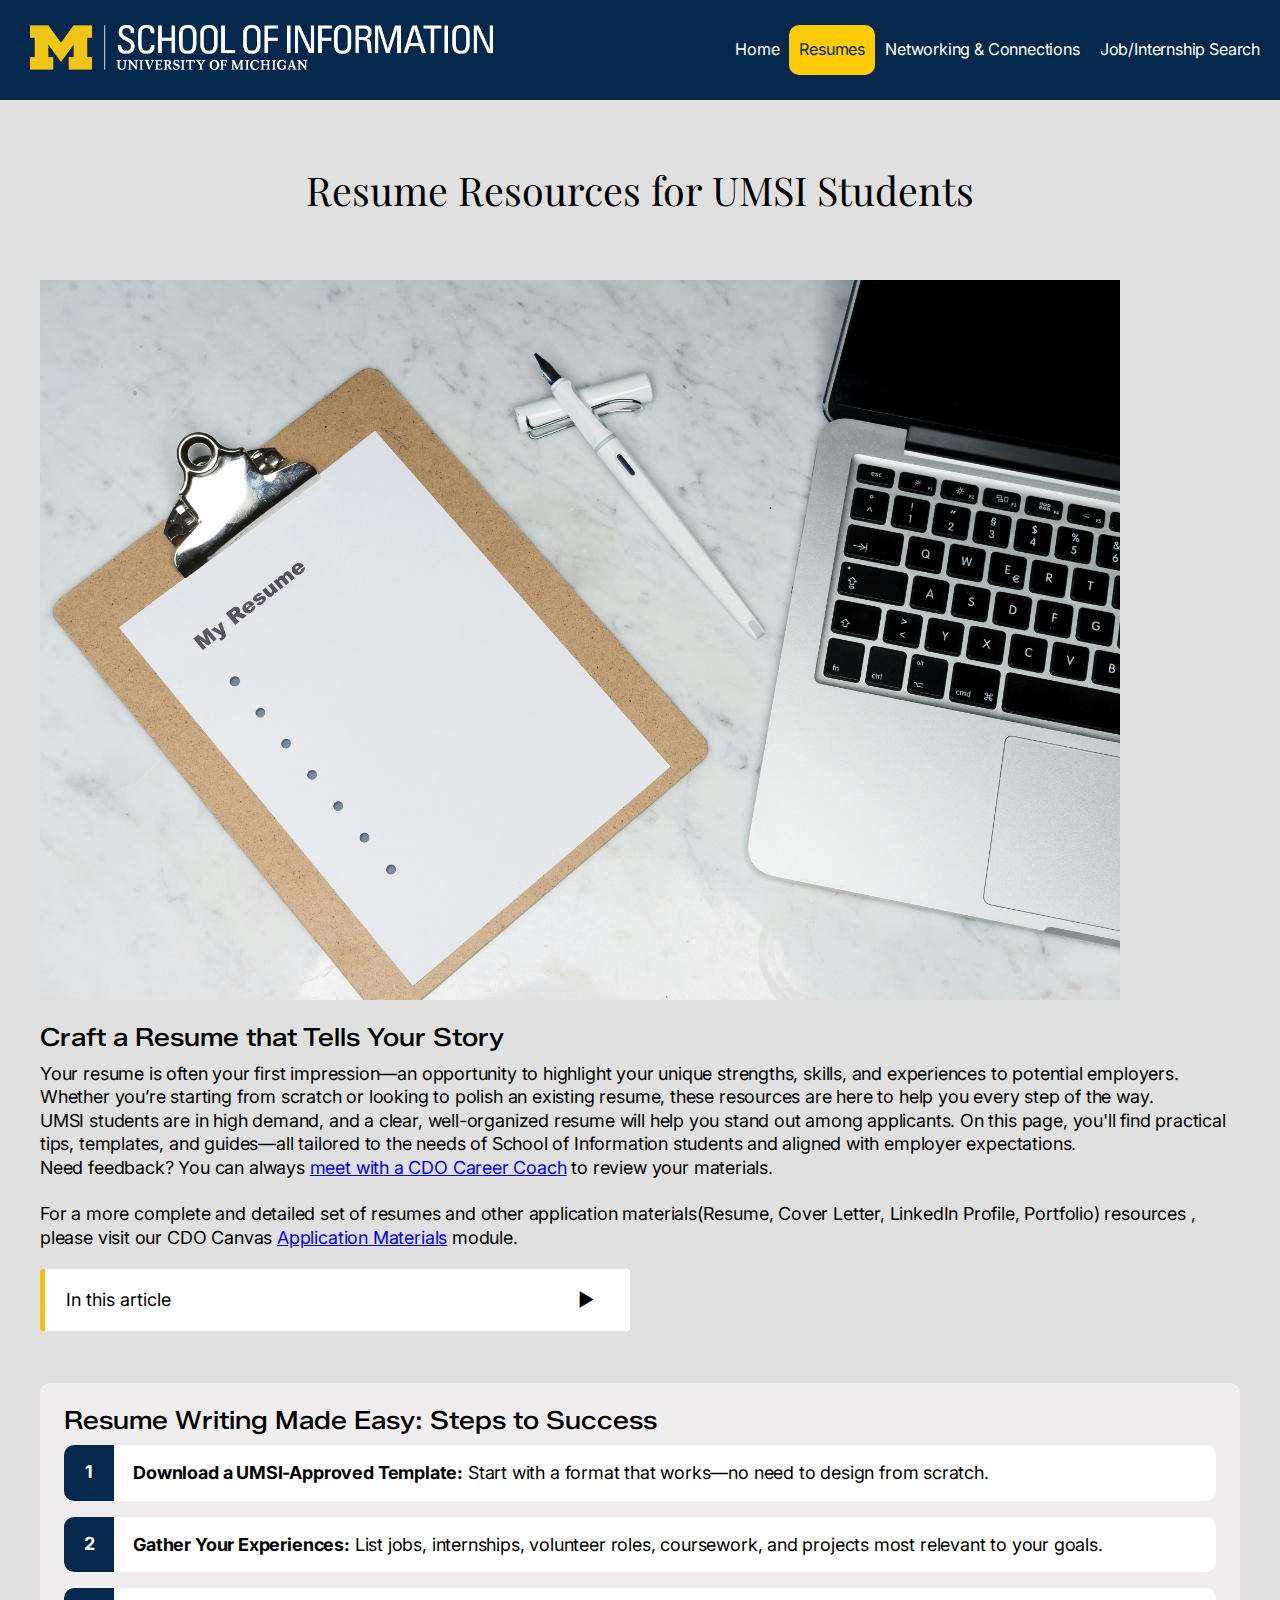
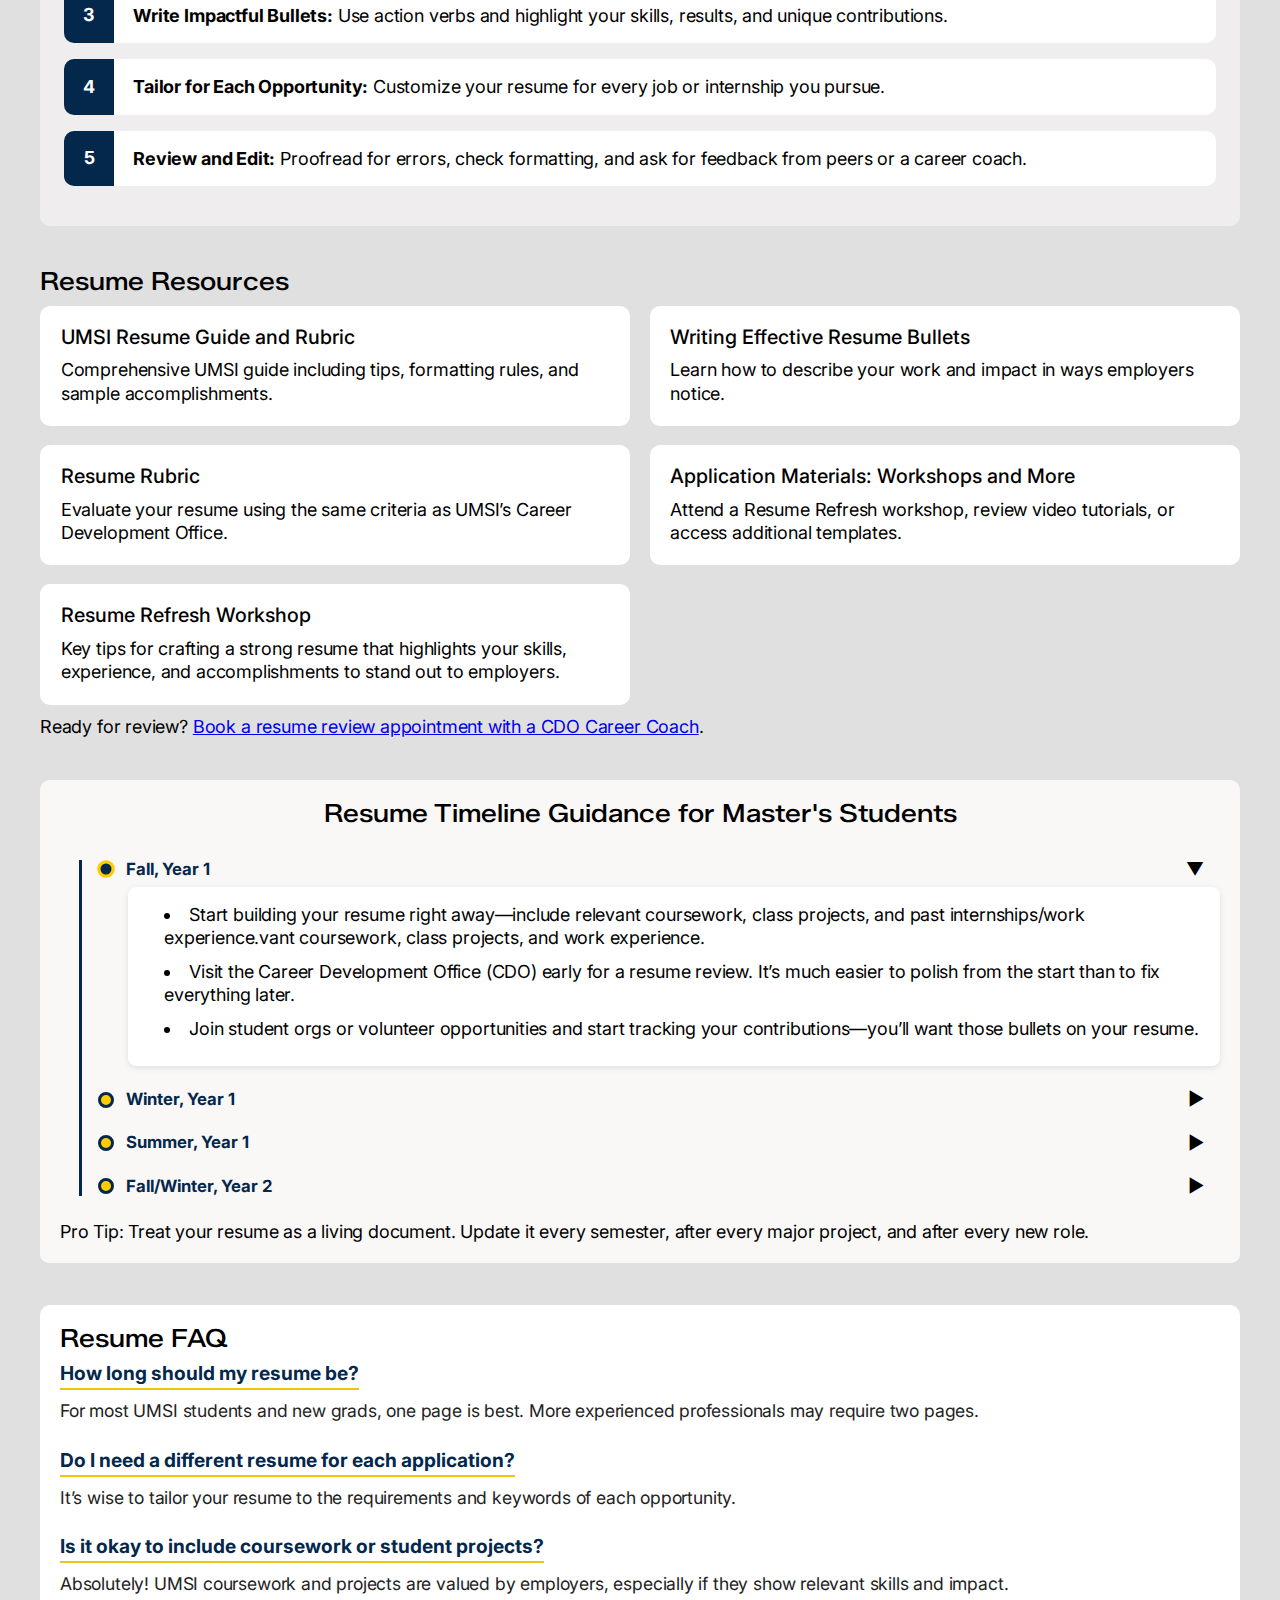
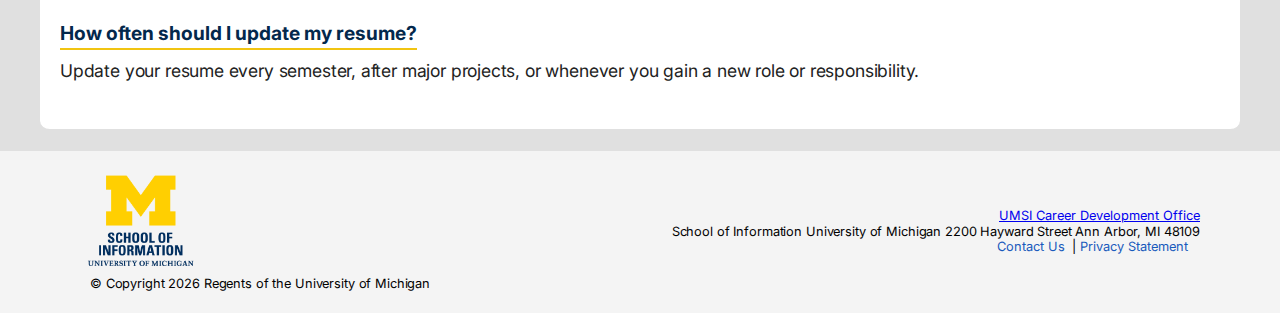
<file: resume.html>
<!DOCTYPE html>
<html lang="en">
  <head>
    <meta charset="UTF-8" />
    <meta name="viewport" content="width=device-width, initial-scale=1.0" />
    <link rel="stylesheet" href="css/html5reset.css" />
    <link rel="stylesheet" href="css/starter_style.css" />
    <!-- google font -->
    <link rel="preconnect" href="https://fonts.googleapis.com" />
    <link rel="preconnect" href="https://fonts.gstatic.com" crossorigin />
    <link
      href="https://fonts.googleapis.com/css2?family=Inter:ital,opsz,wght@0,14..32,100..900;1,14..32,100..900&family=Merriweather:ital,opsz,wght@0,18..144,300..900;1,18..144,300..900&family=Playfair+Display:ital,wght@0,400..900;1,400..900&family=Zalando+Sans+SemiExpanded:ital,wght@0,200..900;1,200..900&display=swap"
      rel="stylesheet"
    />
    <link
      rel="stylesheet"
      href="https://fonts.googleapis.com/css2?family=Material+Symbols+Rounded"
    />
    <link rel="stylesheet" href="css/style.css" />
    <title>MSI Career Development Resource Hub</title>
    <script src="script.js" defer></script>
  </head>
  <body>
    <div class="skip"><a href="#main">Skip to Main Content</a></div>
    <header>
      <div class="header">
        <!-- menu -->
        <button id="open-sidebar-button" onclick="openSidebar()">
          <span class="material-symbols-rounded">menu</span>
        </button>
        <!-- logo -->
        <a href="home.html" class="logo">
          <!-- <img
            src="images/UMSI_signature_vertical_informal_solidblue.jpg"
            alt="UMSI Logo"
          /> -->
          <picture>
            <!-- 桌機版：螢幕寬度 >= 900px 時使用 -->
            <source
              media="(min-width: 1000px)"
              srcset="images/UMSI_signature_marketing_U_white.png"
            />

            <!-- 手機版：預設顯示 -->
            <img
              src="images/UMSI_signature_vertical_informal_solidblue.jpg"
              alt="UMSI Logo"
            />
          </picture>
        </a>

        <!-- nav -->
        <nav id="navbar">
          <ul>
            <li>
              <button id="close-sidebar-button" onclick="closeSidebar()">
                <span class="material-symbols-rounded">close</span>
              </button>
            </li>
            <li><a href="home.html">Home</a></li>
            <li><a href="resume.html" class="active">Resumes</a></li>
            <li><a href="networking.html">Networking & Connections</a></li>
            <li class="">
              <a href="job_search.html">Job/Internship Search</a>
            </li>
          </ul>
        </nav>
      </div>
    </header>

    <main class="container" id="main">
      <section class="section_container" tabindex="0">
        <h1>Resume Resources for UMSI Students</h1>
        <!-- Image source: Unsplash (https://unsplash.com/photos/white-printer-paper-beside-silver-laptop-computer-7iSEHWsxPLw) -->
        <img src="images/resume.jpg" alt="a resume image with laptop" />
        <h2>Craft a Resume that Tells Your Story</h2>
        <p>
          Your resume is often your first impression—an opportunity to highlight
          your unique strengths, skills, and experiences to potential employers.
          Whether you’re starting from scratch or looking to polish an existing
          resume, these resources are here to help you every step of the way.
        </p>
        <p>
          UMSI students are in high demand, and a clear, well-organized resume
          will help you stand out among applicants. On this page, you'll find
          practical tips, templates, and guides—all tailored to the needs of
          School of Information students and aligned with employer expectations.
        </p>
        <p>
          Need feedback? You can always
          <a
            href="https://umich.instructure.com/courses/137916/pages/talk-to-a-career-coach"
            target="_blank"
            >meet with a CDO Career Coach</a
          >
          to review your materials. <br /><br />For a more complete and detailed
          set of resumes and other application materials(Resume, Cover Letter,
          LinkedIn Profile, Portfolio) resources , please visit our CDO Canvas
          <a
            href="https://umich.instructure.com/courses/137916/modules#module_218605"
            target="_blank"
            >Application Materials</a
          >
          module.
        </p>
        <section class="features add_top_20_space">
          <details class="accordion">
            <summary>In this article</summary>
            <a href="#steps">Resume Writing Made Easy: Steps to Success</a
            ><br />
            <a href="#resources">Resume Resources</a><br />
            <a href="#timeline">Resume Timeline Guidance for Grad Students</a
            ><br />
            <a href="#FAQ">Resume FAQ</a><br />
          </details>
        </section>
      </section>

      <section class="section_container" id="steps" tabindex="0">
        <div class="resume-steps">
          <h2>Resume Writing Made Easy: Steps to Success</h2>
          <div class="step" tabindex="0">
            <div class="step-left">
              <span class="step-num">1</span>
            </div>
            <div class="step-content">
              <p>
                <strong>Download a UMSI-Approved Template:</strong> Start with a
                format that works—no need to design from scratch.
              </p>
            </div>
          </div>
          <div class="step" tabindex="0">
            <div class="step-left">
              <span class="step-num">2</span>
            </div>
            <div class="step-content">
              <p>
                <strong>Gather Your Experiences:</strong>
                List jobs, internships, volunteer roles, coursework, and
                projects most relevant to your goals.
              </p>
            </div>
          </div>

          <div class="step" tabindex="0">
            <div class="step-left">
              <span class="step-num">3</span>
            </div>
            <div class="step-content">
              <p>
                <strong>Write Impactful Bullets:</strong>
                Use action verbs and highlight your skills, results, and unique
                contributions.
              </p>
            </div>
          </div>

          <div class="step" tabindex="0">
            <div class="step-left">
              <span class="step-num">4</span>
            </div>
            <div class="step-content">
              <p>
                <strong>Tailor for Each Opportunity:</strong>
                Customize your resume for every job or internship you pursue.
              </p>
            </div>
          </div>

          <div class="step" tabindex="0">
            <div class="step-left">
              <span class="step-num">5</span>
            </div>
            <div class="step-content">
              <p>
                <strong>Review and Edit:</strong>
                Proofread for errors, check formatting, and ask for feedback
                from peers or a career coach.
              </p>
            </div>
          </div>
        </div>
      </section>
      <!-- resume Resources -->
      <section class="section_container" id="resources">
        <div tabindex="0">
          <h2>Resume Resources</h2>
          <section class="features">
            <a
              href="https://docs.google.com/document/d/1_1GfDJyVGIgE82MZjVhuWT_aB_2Hcj1NN62FUCXoR_o/edit?tab=t.0"
              target="_blank"
              class="feature-link"
            >
              <div class="feature-card">
                <h3 class="add_bottom_10_space">
                  UMSI Resume Guide and Rubric
                </h3>
                <p>
                  Comprehensive UMSI guide including tips, formatting rules, and
                  sample accomplishments.
                </p>
              </div>
            </a>

            <a
              href="https://docs.google.com/document/d/1-EVZYH_Fic4mfLVGOXyHTSeRwBWmmi2WHSgGDLGGPEs/edit?tab=t.0"
              target="_blank"
              class="feature-link"
            >
              <div class="feature-card">
                <h3 class="add_bottom_10_space">
                  Writing Effective Resume Bullets
                </h3>
                <p>
                  Learn how to describe your work and impact in ways employers
                  notice.
                </p>
              </div>
            </a>
            <a
              href="https://umsi.instructure.com/courses/12345/pages/resume-rubric"
              target="_blank"
              class="feature-link"
            >
              <div class="feature-card">
                <h3 class="add_bottom_10_space">Resume Rubric</h3>
                <p>
                  Evaluate your resume using the same criteria as UMSI’s Career
                  Development Office.
                </p>
              </div>
            </a>
            <a
              href="https://docs.google.com/document/d/1vJMfgw9nwpHN9Sy0L0RP0aNBbaDSsiLPc2vy-doac6s/edit?tab=t.0"
              target="_blank"
              class="feature-link"
            >
              <div class="feature-card">
                <h3 class="add_bottom_10_space">
                  Application Materials: Workshops and More
                </h3>
                <p>
                  Attend a Resume Refresh workshop, review video tutorials, or
                  access additional templates.
                </p>
              </div>
            </a>
            <a
              href="https://docs.google.com/presentation/d/1q0hzNdFADei-jnFNWXYSWdvDsFPNojXcdaPadQQTUgg/edit?slide=id.g14784933fca_0_1422#slide=id.g14784933fca_0_1422"
              target="_blank"
              class="feature-link"
            >
              <div class="feature-card">
                <h3 class="add_bottom_10_space">Resume Refresh Workshop</h3>
                <p>
                  Key tips for crafting a strong resume that highlights your
                  skills, experience, and accomplishments to stand out to
                  employers.
                </p>
              </div>
            </a>
          </section>
        </div>
        <div class="add_top_10_space">
          <p>
            Ready for review?
            <a
              href="https://umich.instructure.com/courses/137916/pages/talk-to-a-career-coach"
              target="_blank"
              >Book a resume review appointment with a CDO Career Coach</a
            >.
          </p>
        </div>
      </section>
      <!-- Resumen Timeline start-->
      <section class="section_container timeline-section" id="timeline">
        <h2>Resume Timeline Guidance for Master's Students</h2>
        <div class="timeline">
          <details class="timeline-item" open>
            <summary>
              <span class="dot"></span>
              <span class="semester">Fall, Year 1</span>
            </summary>
            <div class="timeline-content">
              <ul>
                <li>
                  Start building your resume right away—include relevant
                  coursework, class projects, and past internships/work
                  experience.vant coursework, class projects, and work
                  experience.
                </li>
                <li>
                  Visit the Career Development Office (CDO) early for a resume
                  review. It’s much easier to polish from the start than to fix
                  everything later.
                </li>
                <li>
                  Join student orgs or volunteer opportunities and start
                  tracking your contributions—you’ll want those bullets on your
                  resume.
                </li>
              </ul>
            </div>
          </details>

          <details class="timeline-item">
            <summary>
              <span class="dot"></span>
              <span class="semester">Winter, Year 1</span>
            </summary>
            <div class="timeline-content">
              <ul>
                <li>
                  Update your resume with new projects, research, or internships
                  secured during the academic year.
                </li>
                <li>
                  Tailor your resume toward summer internship
                  applications—highlight technical, research, or UX skills
                  relevant to your field.
                </li>
                <li>
                  Attend a Resume Refresh workshop or a peer review session to
                  get feedback from multiple perspectives.
                </li>
              </ul>
            </div>
          </details>

          <details class="timeline-item">
            <summary>
              <span class="dot"></span>
              <span class="semester">Summer, Year 1</span>
            </summary>
            <div class="timeline-content">
              <ul>
                <li>
                  Add your internship experience as soon as it starts—don’t wait
                  until the end.
                </li>
                <li>
                  Capture impact by tracking metrics, tools used, and outcomes.
                  These details are fresh now but easy to forget later.
                </li>
                <li>
                  If you don’t have an internship, focus on projects, research
                  assistantships, or independent work that show practical
                  application of skills.
                </li>
              </ul>
            </div>
          </details>
          <details class="timeline-item">
            <summary>
              <span class="dot"></span>
              <span class="semester">Fall/Winter, Year 2</span>
            </summary>
            <div class="timeline-content">
              <ul>
                <li>
                  Refine your resume for full-time job applications—tailor each
                  version to match the job description.
                </li>
                <li>
                  Make sure your bullets emphasize outcomes (numbers, efficiency
                  gained, impact made), not just tasks.
                </li>
                <li>
                  Keep it concise: one page is ideal for most Master’s students.
                </li>
                <li>
                  Schedule a final review with a CDO career coach before
                  submitting applications.
                </li>
              </ul>
            </div>
          </details>
        </div>
        <p>
          Pro Tip: Treat your resume as a living document. Update it every
          semester, after every major project, and after every new role.
        </p>
      </section>
      <!-- Resumen Timeline end-->

      <!-- Resumen F&Q start-->
      <section class="faq section_container" id="FAQ" tabindex="0">
        <h2>Resume FAQ</h2>
        <div class="faq-item">
          <h3 class="question">How long should my resume be?</h3>
          <p class="answer">
            For most UMSI students and new grads, one page is best. More
            experienced professionals may require two pages.
          </p>
        </div>
        <div class="faq-item">
          <h3 class="question">Do I need a different resume for each application?</h3>
          <p class="answer">
            It’s wise to tailor your resume to the requirements and keywords of
            each opportunity.
          </p>
        </div>
        <div class="faq-item">
          <h3 class="question">Is it okay to include coursework or student projects?</h3>
          <p class="answer">
            Absolutely! UMSI coursework and projects are valued by employers,
            especially if they show relevant skills and impact.
          </p>
        </div>
        <div class="faq-item">
          <h3 class="question">How often should I update my resume?</h3>
          <p class="answer">
             Update your resume every semester, after major projects, or whenever
            you gain a new role or responsibility.
          </p>
        </div>
      </section>
      <!-- Resumen F&Q end-->
    </main>

    <!-- Footer design referenced from the UMSI Career Development Office official website: https://www.si.umich.edu/student-experience/career-development -->
    <footer class="footer_container" tabindex="0">
      <!-- Left: Logo -->
      <div class="footer_logo">
        <img
          src="images/UMSI_signature_vertical_U_blue.png"
          alt="University of Michigan School of Information logo"
        />
        <p>
          &copy; Copyright <span id="year"></span> Regents of the University of
          Michigan
        </p>
      </div>
      <!-- Center: Copyright & Address -->
      <div class="footer_info">
        <a href="https://umich.instructure.com/courses/137916"
          >UMSI Career Development Office </a
        ><br />
        <p>
          School of Information University of Michigan 2200 Hayward Street Ann
          Arbor, MI 48109
        </p>
        <a class="contact" href="mailto:539Instructors@umich.edu">Contact Us</a>
        |
        <a class="privacy" href="https://umich.edu/privacy/"
          >Privacy Statement</a
        >
      </div>
    </footer>
  </body>
  <script>
    document.getElementById("year").innerHTML = new Date().getFullYear();
    console.log("copyright show up?");
  </script>
</html>
</file>
<file: css/starter_style.css>
html{
  scroll-behavior: smooth;
}

body{
  /* background-color: #737373; */
  font-size: 18px;
  line-height: 1.15;
  margin: 0;
  padding: 0;
}


h1{
  font-size: 50px;
  line-height: 1;
  padding: 50px 0;
  text-align: center;
}

h2{
  font-size: 32px;
  line-height: 1.5;
}

/* nav li{
  display:inline;
  padding-right:20px;
} */
/*
nav a{
  color: black;
  font-weight: bold;
  text-decoration: none;
}
 */

.skip a{
  background: white;
  left: 0;
  padding: 6px;
  -webkit-transition: top 1s ease-out;
  transition: top 1s ease-out;
  z-index: 1;
}


/* nav{
  background-color: #ddd;
  padding: 25px 0;
  text-align: left;
} */

/* footer{
  background-color: black;
  color: white;
  padding-top: 30px;
  text-align: center;
}


.text-block{
  background-color: rgba(255, 255, 255, .8);
  border: 10px solid black;
  padding: 30px;
} */


@media screen and (prefers-reduced-motion: reduce){
  html{
      scroll-behavior: auto; /* Removes scroll animation */
  }

  .skip a{
    -webkit-transition: none; /* sets to default setting */
    transition: none;        /* sets to default setting */
   }

  /*Turn off parallax*/
  header{
    background-attachment: initial;
  }
}
</file>
<file: css/style.css>
* {
  box-sizing: border-box;
}
body {
  overflow-x: hidden;
  background-color: #e0e0e0;
  font-family: "Inter", sans-serif;
}

/* make footer stick to the bottom */
html,
body {
  height: 100%;
  margin: 0;
}

body {
  display: flex;
  flex-direction: column;
}

/* Let the main section take up the remaining space and push the footer to the bottom */
main {
  flex: 1;
}


h1 {
  font-family: "Playfair Display", serif;
  font-optical-sizing: auto;
  font-weight: 400;
  font-style: normal;
  font-size: 1.8em;
}

h2 {
  font-family: "Zalando Sans SemiExpanded", sans-serif;
  font-optical-sizing: auto;
  font-weight: 500;
  font-style: normal;
  font-size: 1.2em;
  line-height: 1.1;
  margin-bottom: 10px;
}

h3 {
  font-family: "Inter", sans-serif;
  font-optical-sizing: auto;
  font-weight: 500;
  font-style: normal;
  font-size: 1.1em;
  line-height: 1.1;
  margin-bottom: 10px;
}

p {
  font-family: "Inter", sans-serif;
  font-optical-sizing: auto;
  font-weight: 400;
  line-height: 1.3;
  letter-spacing: -0.01em;
}

/* text size styling */
.add_top_15_space {
  margin-top: 15px;
}
.add_bottom_15_space {
  margin-bottom: 15px;
}
.add_bottom_10_space {
  margin-bottom: 10px;
}
.add_top_10_space {
  margin-top: 10px;
}
.add_top_20_space {
  margin-top: 20px;
}

h4 + a {
  margin-bottom: 30px;
}

li {
  font-family: "Inter", sans-serif;
  font-optical-sizing: auto;
  font-weight: 400;
  line-height: 1.3;
  letter-spacing: -0.01em;
}

nav a.active {
  background-color: #ffcb05;
  color: #03284c;
  border-radius: 10px;
}

:focus {
  border: 2px dashed rgb(30, 45, 255);
}

/* header styling */
.header {
  position: relative;
  background-color: #03284c;
  height: 90px;
  display: flex;
  align-items: center;
}

.header img {
  height: 70px;
  width: auto;
  display: flex;
}


.header .logo {
  position: absolute;
  left: 50%;
  transform: translateX(-50%);

}
/* navigation style */
nav {
  position: fixed;
  top: 0;
  left: -100%; /* 相對於該元素自身寬度移動整整一個「自己」的寬度。 */
  /* height: 100vh; */
  width: min(15em, 40%);
  z-index: 100;
  border-right: 1px solid #f1c411;
  transition: left 300ms ease-out;
  background-color: #03284c;
}
nav.show {
  left: 0;
}

/* nav ul{
     width:100%;
     flex-direction: column;
} */

nav a {
  display: flex;
  width: 100%;
  text-decoration: none;
  color: white;
  font-size: 0.8em;
  height: 50px;
  align-items: center;
  padding-left: 20px;
}

nav a:hover {
  background-color: #f1c411;
  /* border-radius: 10px; */
  color: #03284c;
}
nav li:focus {
  color: #f1c411;
}



button {
  background: none;
  border: none;
  box-shadow: none;
  padding: 0;
  cursor: pointer;
}
#open-sidebar-button{
  display: block;
  margin-left: 1rem;
  color: white;
}
#close-sidebar-button{
  display: block;
  color: white;
}

.material-symbols-rounded {
  font-size: 40px;
}
/*Write selector/rule property to position the default position for the skip class element*/
.skip a {
  position: absolute;
  top: -65px;
}

/*Write selector/rule property to position the skip class element when it is in focus*/
.skip a:focus {
  top: 25px;
  z-index: 100;
}

.container {
  display: grid;
  grid-template-columns: repeat(2, minmax(100px, 390px));
}
.section_container {
  padding: 20px;
  grid-column: span 2;
  border-bottom: 2px solid #e0e0e0;
}

iframe {
  width: 100%;
  height: auto;
  display: block;
  /* height: auto doesn't work with iframe, it will not automactically calculate height like img */
  aspect-ratio: 16 / 9;
  padding-top: 10px;
  border: none;
}


.section_container ul {
  list-style-position: inside;
  padding-left: 10px;
  margin-bottom: 10px;
}

.section_container ol {
  list-style-position: inside;
  padding-left: 10px;
  margin-bottom: 10px;
}
.section_container li {
  list-style-position: inside;
  padding-left: 10px;
  margin-bottom: 10px;
}

.section_container img {
  max-width: 100%;
  height: auto;
  margin: 10px 0;
}

.section_container span {
  font-weight: bold;
}

.features {
  display: grid;
  grid-template-columns: 1fr;
  gap: 1.2rem;
}

.feature-card {
  background-color: white;
  padding: 1.3rem;
  border-radius: 10px;
  transition: all 0.3s ease;
  align-items: start;
}

.feature-card:hover {
  transform: translateY(-3px);
  box-shadow: 5px 5px 6px rgba(0, 0, 0, 0.08);
  background-color: #f1c411;
  color: #03284c;
}

.feature-card:hover h3 {
  font-weight: 600;
}

.accordion {
  background-color: white;
  padding: 1.3rem;
  border-radius: 3px;
  border-left: 5px solid #f1c411;
  margin-bottom: 10px;
}

.accordion_card h3 {
  color: #03284c;
  font-weight: 600;
}

.accordion a {
  display: block;
  margin-top: 0.3rem;
}


.offer_image img {
  max-width: 100%;
  height: auto;
  margin: 5px 0;
}

/* resume */
.resume-steps{
  background-color: #efeded;
  padding: 1.5rem;
  border-radius: 10px;
}

.step{
  display: flex;
  margin-bottom: 1rem;
}

.step-left{
  background-color: #03284c;
  width: 50px;
  display: flex;
  align-items: center;
  justify-content: center;
  border-radius: 10px 0 0 10px;
}

.step-content{
  background-color: white;
  flex: 1;
  padding: 1rem 1.2rem;
  border-radius: 0 10px 10px 0;
}

.step-num {
  color: rgb(255, 255, 255);
}

.feature-link {
  text-decoration: none;
  color: inherit; /* 讓文字顏色保持不變 */
  display: block; /* 讓 <a> 變成可包整個區塊 */
}

/* Overall section styling */
.timeline-section {
  background-color: #faf7f7;
  padding: 2rem;
  margin:20px;
  border-radius: 10px;
}

/* Title */
.timeline-section h2 {
  text-align: center;
  margin-bottom: 2rem;
}

/* Main timeline container */
.timeline {
  position: relative;
  margin-left: 25px;
  border-left: 4px solid #03284c;
  padding-left: 1rem;
}

/* Each timeline entry */
.timeline-item {
  margin-bottom: 1.5rem;
}

/* The clickable summary */
summary {
  display: flex;
  align-items: center;
  cursor: pointer;
  list-style: none;
  position: relative;
}

/* The yellow dot marker */
.dot {
  width: 16px;
  height: 16px;
  background-color: #ffcb05;
  border: 3px solid #03284c;
  border-radius: 50%;
  margin-right: 12px;
  transition: all 0.3s ease;
}

/* The semester title */
.semester {
  font-weight: bold;
  color: #03284c;
  font-size: 1.05rem;
}

/* Content box when expanded */
.timeline-content {
  margin-left: 30px;
  background-color: #fff;
  padding: 1rem;
  border-radius: 8px;
  margin-top: 0.5rem;
  box-shadow: 0 2px 6px rgba(0, 0, 0, 0.1);
  animation: expand 0.3s ease;
}

/* When the details is open */
details[open] .dot {
  background-color: #03284c;
  border-color: #ffcb05;
  transform: scale(1.1);
}

.timeline {
  border-left: 3px solid #03284c;
  margin-left: 1.2rem;
}

/* Simple open animation */
@keyframes expand {
  from {
    opacity: 0;
    transform: translateY(-5px);
  }
  to {
    opacity: 1;
    transform: translateY(0);
  }
}
/* Resume F&Q */
.faq {
  background-color: white; /* 淺灰背景 */
  border-radius: 10px;
  margin: 20px;
}

.question {
  font-weight: 700;
  font-size: 1.2rem;
  display: inline-block;
  border-bottom: 2px solid #f1c411;
  padding-bottom: 4px;
  margin-bottom: 8px;
  color: #03284c;
}
.answer {
  font-size: 1.1rem;
  line-height: 1.5;
  color: #222;
  margin-bottom: 25px;
}


summary::after {
  content: '▶'; /* 收起狀態箭頭 */
  position: absolute;
  right: 1rem;
  transition: transform 0.2s ease;
}

details[open] summary::after {
  content: '▼'; /* 展開後箭頭向下 */
}


/* networking */
.networking-steps {
  /* max-width: 800px; */
  /* margin: auto; */
}

.networking-steps h2 {
  color: #03284c;
  font-size: 1.8rem;
  font-weight: 800;
  margin-bottom: 1.8rem;
  text-align: left;
}

/* 主卡片 */
.step-card {
  background: white;
  border-left: 6px solid #f1c411;
  border-radius: 15px;
  overflow: hidden;
  box-shadow: 0 4px 10px rgba(0, 0, 0, 0.1);
  margin-bottom: 2rem;
  transition: transform 0.3s ease, box-shadow 0.3s ease;
}

.step-card:hover {
  transform: translateY(-5px);
  box-shadow: 0 6px 16px rgba(0, 0, 0, 0.15);
}

/* 上方深藍標題區 */
.step-header {
  background-color: #03284c;
  color: white;
  padding: 1.2rem 1.5rem;
}

.step-header h3 {
  margin: 0;
  font-size: 1.3rem;
  font-weight: 800;
}

/* 內容 */
.step-body {
  padding: 1.2rem 1.5rem;
  color: #1a1a1a;
  font-size: 1rem;
}

.step-body a {
  color: #0056b3;
  text-decoration: underline;
  margin-top: 0.6rem;
}

.step-body a:hover {
  color: #003366;
}


.sub-card {
  margin-top: 1.2rem;
}

.sub-card h4 {
  color: #03284c;
  font-weight: 700;
  font-size: 1.1rem;
  margin-bottom: 0.6rem;
}

.sub-card ul {
  margin-left: 1rem;
}

.sub-card li {
  margin-bottom: 0.4rem;


}
/* Job */
/* job end */
.career_education_table {
  border-collapse: collapse;
  width: 100%;
  text-align: left;
  margin: 10px 0;
}

.career_education_table thead,
.career_education_table th,
.career_education_table td {
  border: 1px solid rgb(103, 103, 103);
  padding: 5px;
}
.career_education_table thead {
  background-color: #f5f5f5;
  font-weight: bold;
}

.table_style td {
  font-size: 16px;
}

/* footer style */
.footer_container {
  display: grid;
  grid-template-columns: repeat(2, 1fr);
  background-color: #f4f4f4;
  padding: 10px 0;
  justify-content: center;
  align-items: center;
  height: auto;
}

.footer_info {
  font-size: 0.8rem;
  
}

.footer_info a .footer_info p {
  text-align: left;
}

.footer_info,
.footer_logo {
  padding: 0 20px;
}

.footer_logo p {
  text-align: left;
  padding: 0 0 0 10px;
  font-size: 0.8rem;
}

footer img {
  max-width: 120px;
  height: auto;
}

.contact {
  color: #185abc;
  text-decoration: none;
  margin-right: 3px;
}

.privacy {
  color: #185abc;
  text-decoration: none;
  margin-right: 12px;
}

/* 404 page start */
.err_page{
  text-align: center;
}
.err_page h1{
  font-size: 6rem;
}
.err_page h2{
  font-size: 1rem;
}
/* CTA: Leave Message */
.cta {
  margin-top: 3rem;
  margin-bottom: 2rem ;
}

.message-form {
  display: flex;
  flex-direction: column;
  align-items: center;
  gap: 1rem;
  margin-top: 1rem;
}

.message-form textarea {
  width: 90%;
  height: 120px;
  border-radius: 8px;
  border: none;
  padding: 0.8rem;
  font-size: 1rem;
  font-family: inherit;
}

.message-form textarea::placeholder {
  color: #969696;
}

.message-form button {
  background-color: #03284c;
  border: none;
  color: #ffffff;
  font-weight: 700;
  padding: 0.8rem 1.5rem;
  border-radius: 8px;
  cursor: pointer;
  transition: all 0.3s ease;
}

.message-form button:hover {
  background-color: #ffcb05;
  color: #03284c;
}

/* 404 page end */


@media (min-width: 1100px) {
  .features {
    grid-template-columns: repeat(2, 1fr);
    align-items: start;
  }
  .feature-card {
    grid-template-columns: 1fr;
  }
  /* header styling */
  .header {
    position:static;
    background-color: #03284c;
    height: 100px;
    display: flex;
    flex-direction: row;
    justify-content: space-between;
    align-items: center;
  }
  .header .logo{
    width: 200px;
    height: 60px;
    margin-left: 30px;
    position: static;
    left:0;
    transform:none;
  }
  .header img {
    height: 50px;
    width: auto;
    display: flex;
  }



  /* navigation style */
  nav {
    position: static;
    z-index: 100;
    border: 0px;
    background-color: transparent;
    left: auto;
    top: auto;
    height: auto;
    width: auto;
    transition: none;
    padding-right: 10px;
  }

  nav ul {
    display: flex;
  }

  nav a {
    display: flex;
    text-decoration: none;
    padding: 10px;
    color: white;
    font-size: 0.9em;
  }

  nav a:hover {
    background-color: #f1c411;
    border-radius: 10px;
    color: #03284c;
  }
  nav a:focus {
    color: #f1c411;
  }
  #open-sidebar-button{
    display:none;
  }
  #close-sidebar-button{
    display:none;
  }
  .container {
    /* grid-template-columns: repeat(4, minmax(100px, 390px)); */
  }
  .section_container {
    padding: 20px;
    grid-column: span 4;
    border-bottom: 2px solid #e0e0e0;
  }
  .video-container {
    position: relative;
    aspect-ratio: 16 / 9;
    width: 100%;
    max-width: 800px;
    /* margin: 0 auto; */
  }

  .video-container iframe {
    position: absolute;
    top: 0;
    left: 0;
    width: 100%;
    height: 100%;
  }

  h1 {
    font-size: 2.2em;
  }
  h2 {
    font-size: 1.4em;
  }
  .container{
    padding:0 20px;
  }

  .section_container img {
    max-width: 90%;
    height: auto;
    margin: 20px auto 20px auto;
  }

  /* footer */
  .footer_container {
    padding: 20px 60px;
  }

  .footer_info {
    text-align: right;
  }
  /* 404 page start */
  .err_page{
    text-align: center;
  }
  .err_page h1{
    font-size: 10rem;
  }
  .err_page h2{
    font-size: 3rem;
  }

  /* 404 page end */

}
</file>
